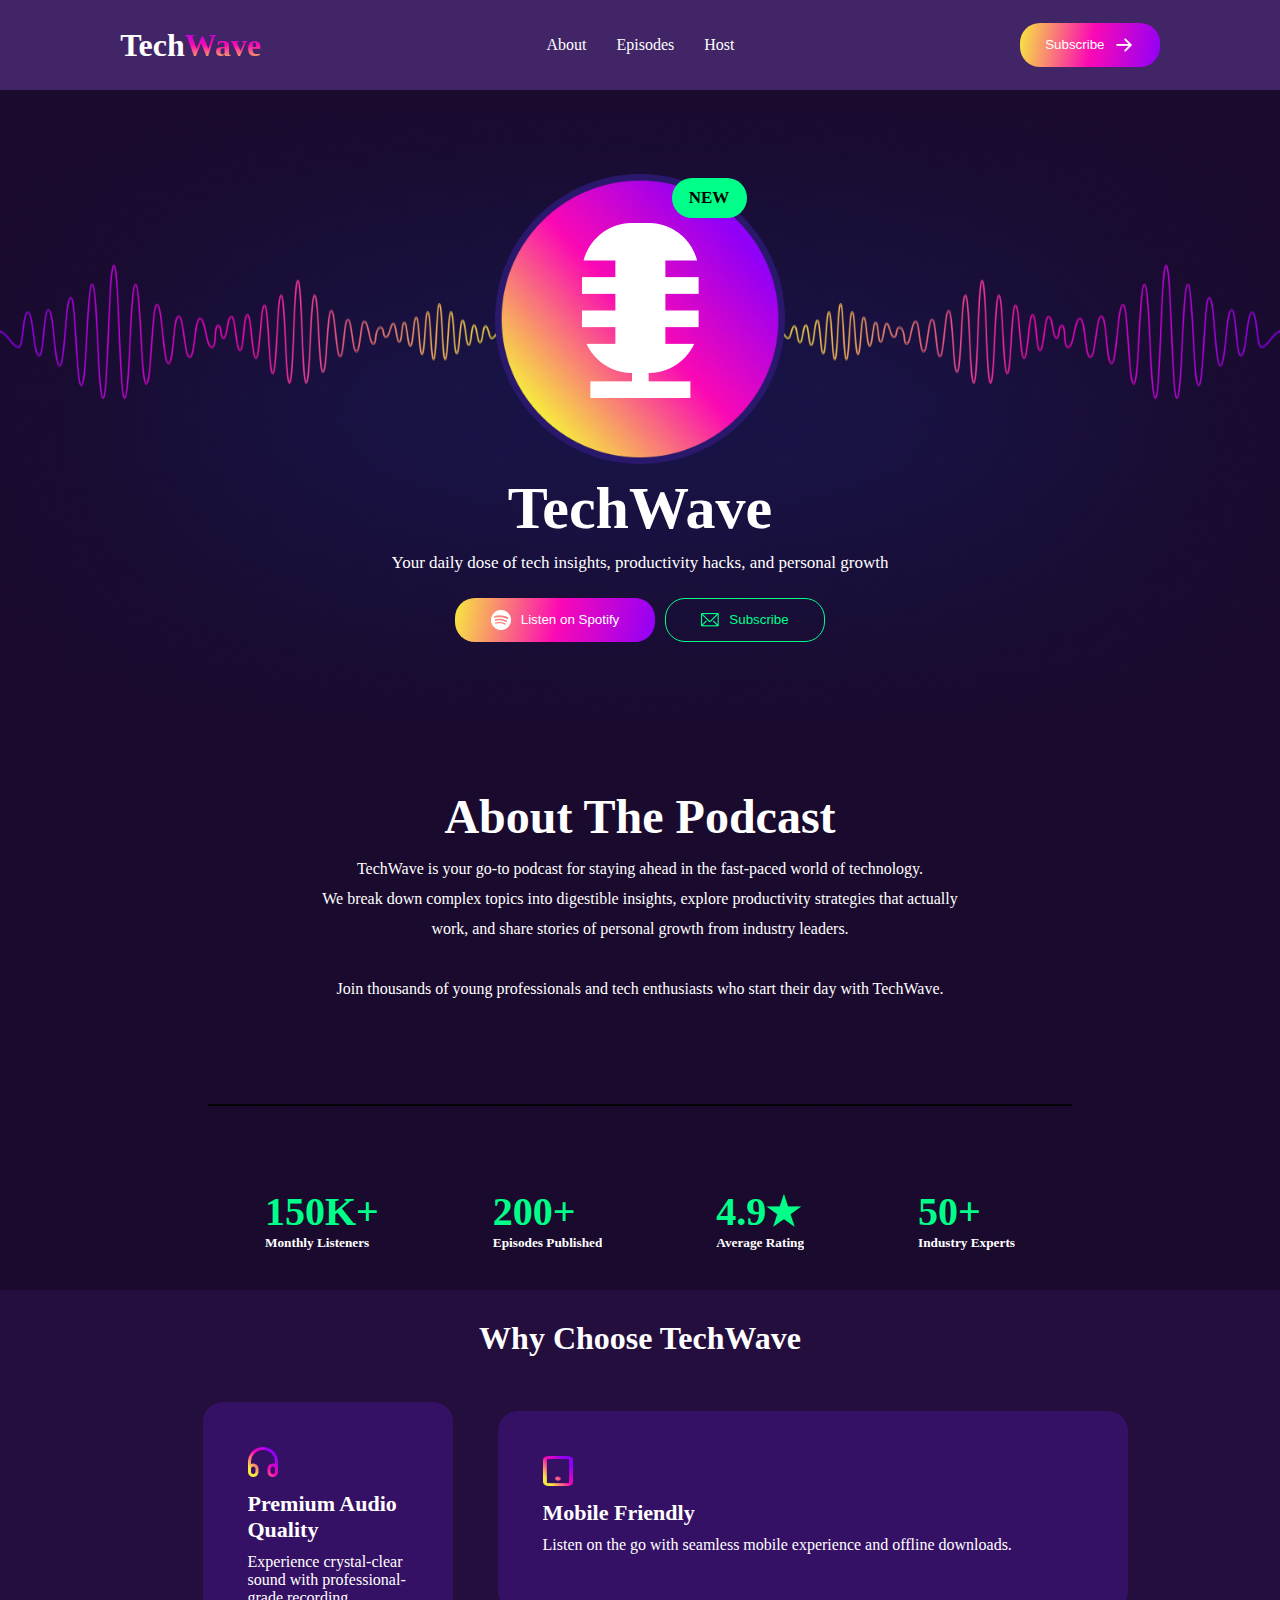
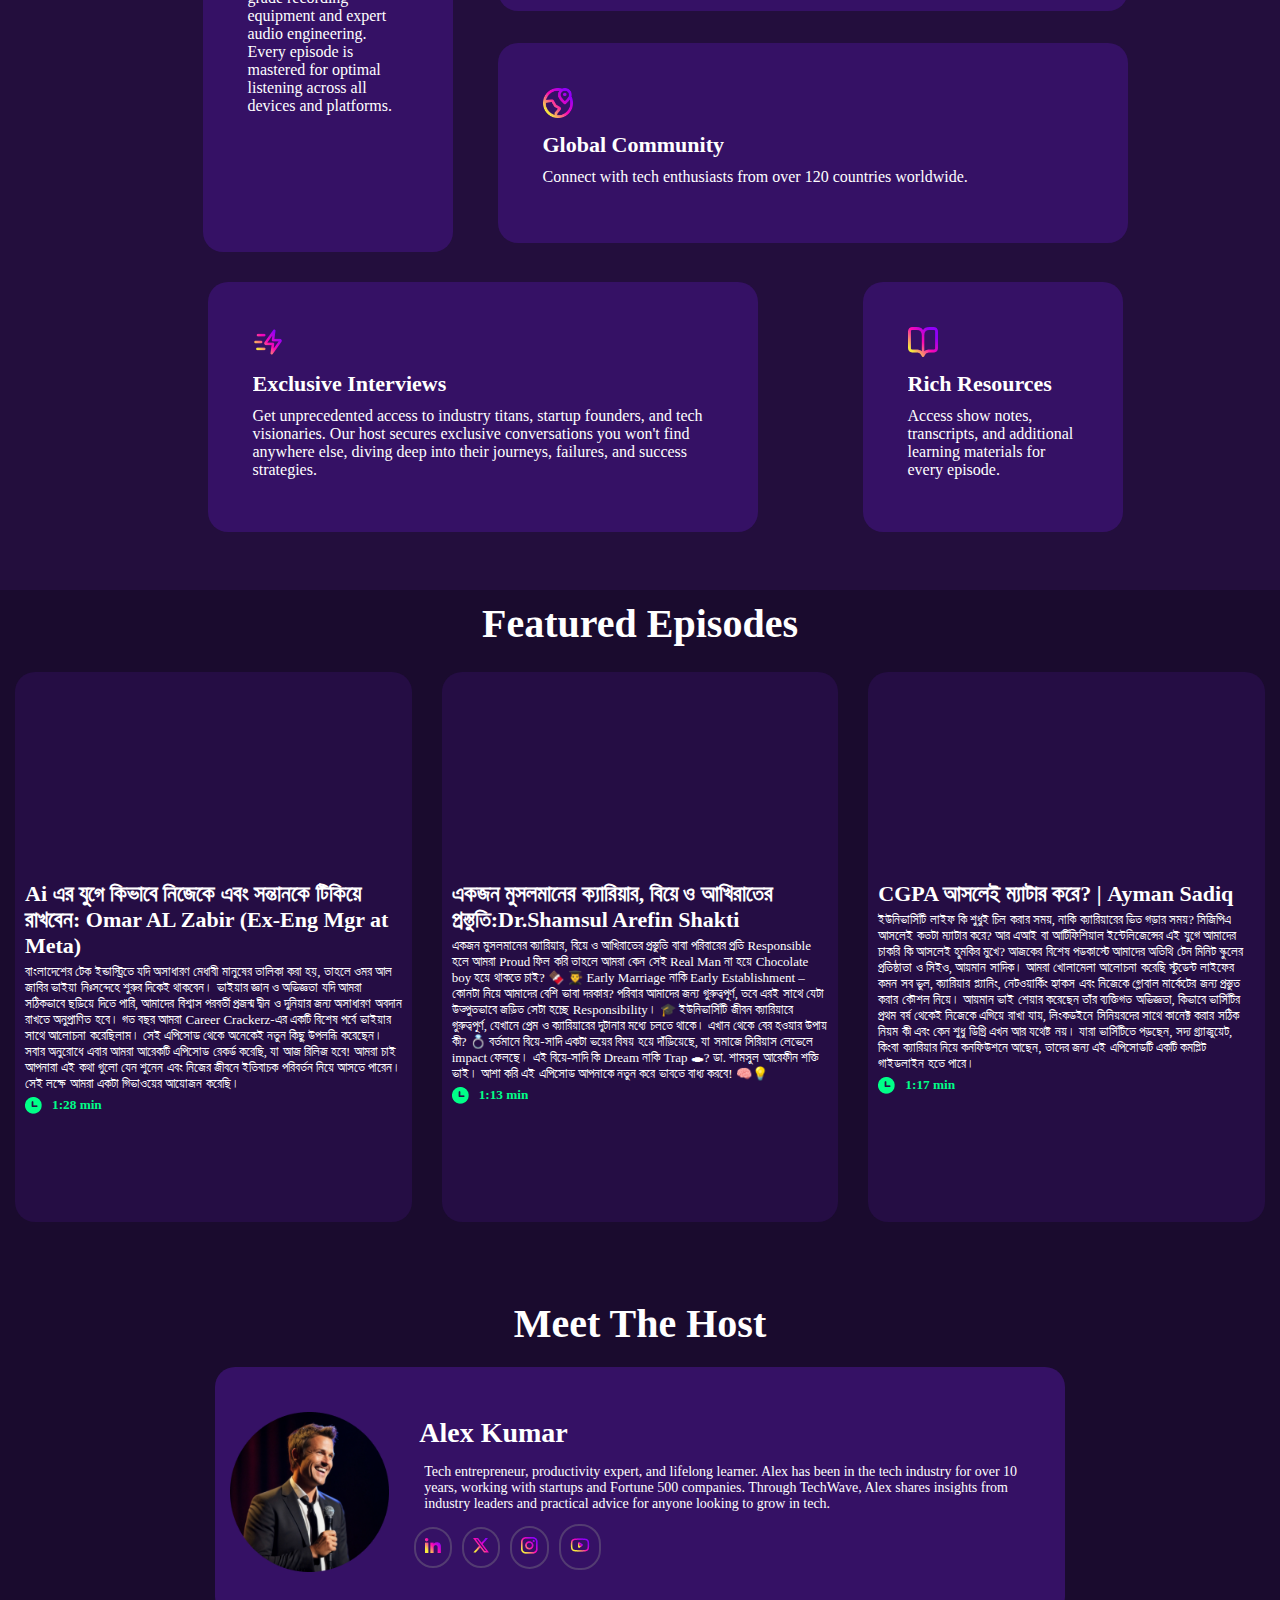
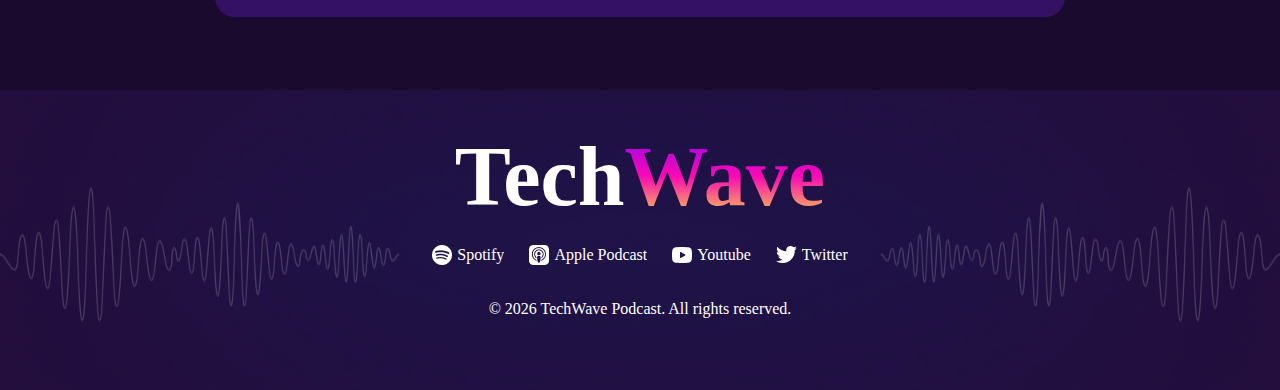
<file: index.html>
<!DOCTYPE html>
<html lang="en">

<head>
    <meta charset="UTF-8">
    <meta name="viewport" content="width=device-width, initial-scale=1.0">
    <title>TechWave</title>
    <link rel="stylesheet" href="./Style/assignment.css">
</head>

<body>
    <header class="">
        <nav>
            <div class="logo">
                <h1>Tech<span>Wave</span></h1>
            </div>
            <ul id="menu.com">
                <li><a href="#">About</a></li>
                <li><a href="#">Episodes</a></li>
                <li><a href="#">Host</a></li>
            </ul>
            <div>
                <button class="btn-1">
                    Subscribe<img src="./Images/ArrowRight.png" alt="ArrowRight">
                </button>
            </div>
            <div class="menu-icon">
                <a href="#menu.com"><img src="./Images/hamburger-menu.png" alt="Hamburger-menu"></a>
            </div>
        </nav>
        <section class="section-1">
            <div>
                <div class="header">
                    <div class="hh">
                        <h2>NEW</h2>
                    </div>
                    <div class="microphone">
                        <img src="./Images/microphone.png" alt="">
                    </div>
                </div>
                <div class="hacks">
                    <div class="name">
                        <h1>TechWave</h1>
                        <p>Your daily dose of tech insights, productivity hacks, and personal growth
                        </p>
                    </div>
                    <div class="btn">
                        <button class="btn-2">
                            <img src="./Images/spotify.png" alt="spotify">Listen on Spotify
                        </button>
                        <button class="btn-3">
                            <img src="./Images/message.png" alt="message">Subscribe
                        </button>
                    </div>
                </div>
            </div>
        </section>
    </header>
    <main class="">
        <section class="podcast">
            <div class="About">
                <h2><big>About The Podcast</big></h2>
                <p>TechWave is your go-to podcast for staying ahead in the fast-paced world of technology. <br> We break
                    down complex topics into digestible insights, explore productivity strategies that actually <br>
                    work, and share stories of personal growth from industry leaders. <br> <br> Join thousands of young
                    professionals and tech enthusiasts who start their day with TechWave.
                </p>
            </div>
            <h2>________________________________________________________________________</h2>
            <div class="user">
                <div>
                    <h1>150K+</h1>
                    <h5>Monthly Listeners</h5>
                </div>
                <div>
                    <h1>200+</h1>
                    <h5>Episodes Published</h5>
                </div>
                <div>
                    <h1>4.9★</h1>
                    <h5>Average Rating</h5>
                </div>
                <div>
                    <h1>50+</h1>
                    <h5>Industry Experts</h5>
                </div>
            </div>
        </section>
        <section class="Why-TechWave">
            <h1>
                Why Choose TechWave
            </h1>
            <div class="audio">
                <div class="Choose">
                    <div class="item-1">
                        <img src="./Images/headphone.png" alt="headphone">
                        <h3>Premium Audio Quality</h3>
                        <p>Experience crystal-clear sound with professional-grade recording equipment and expert audio
                            engineering. Every episode is mastered for optimal listening across all devices and
                            platforms.</p>
                    </div>
                    <div class="item">
                        <div class="item-2">
                            <img src="./Images/device.png" alt="device">
                            <h3>Mobile Friendly</h3>
                            <p>Listen on the go with seamless mobile experience and offline downloads.</p>
                        </div>
                        <div class="item-2">
                            <img src="./Images/location.png" alt="location">
                            <h3>Global Community</h3>
                            <p>Connect with tech enthusiasts from over 120 countries worldwide.</p>
                        </div>
                    </div>
                </div>
                <div class="resource">
                    <div class="access">
                        <img src="./Images/zap-fast.png" alt="zap-fast">
                        <h3>Exclusive Interviews</h3>
                        <p>Get unprecedented access to industry titans, startup founders, and tech visionaries. Our host
                            secures exclusive conversations you won't find anywhere else, diving deep into their
                            journeys, failures, and success strategies.</p>
                    </div>
                    <div class="access-1">
                        <img src="./Images/resource.png" alt="resource">
                        <h3>Rich Resources</h3>
                        <p>Access show notes, transcripts, and additional learning materials for every episode.</p>
                    </div>
                </div>
            </div>
        </section>
        <section class="content">
            <div class="Episodes">
                <h2>Featured Episodes</h2>
                <div class="episode">
                    <div class="epi">
                        <div class="iframe">
                            <iframe width="390" height="200"
                                src="https://www.youtube.com/embed/DU9D3CVtZxg?si=-LmwaxNoFvya7QCc"
                                title="YouTube video player" frameborder="0"
                                allow="accelerometer; autoplay; clipboard-write; encrypted-media; gyroscope; picture-in-picture; web-share"
                                referrerpolicy="strict-origin-when-cross-origin" allowfullscreen>
                            </iframe>
                        </div>
                        <div class="Omar">
                            <h3>Ai এর যুগে কিভাবে নিজেকে এবং সন্তানকে টিকিয়ে রাখবেন: Omar AL Zabir (Ex-Eng Mgr at Meta)
                            </h3>
                            <p>বাংলাদেশের টেক ইন্ডাস্ট্রিতে যদি অসাধারণ মেধাবী মানুষের তালিকা করা হয়, তাহলে ওমর আল জাবির
                                ভাইয়া নিঃসন্দেহে শুরুর দিকেই থাকবেন। ভাইয়ার জ্ঞান ও অভিজ্ঞতা যদি আমরা সঠিকভাবে ছড়িয়ে
                                দিতে পারি, আমাদের বিশ্বাস পরবর্তী প্রজন্ম দ্বীন ও দুনিয়ার জন্য অসাধারণ অবদান রাখতে
                                অনুপ্রাণিত হবে। গত বছর আমরা Career Crackerz-এর একটি বিশেষ পর্বে ভাইয়ার সাথে আলোচনা
                                করেছিলাম। সেই এপিসোড থেকে অনেকেই নতুন কিছু উপলব্ধি করেছেন। সবার অনুরোধে এবার আমরা আরেকটি
                                এপিসোড রেকর্ড করেছি, যা আজ রিলিজ হবে! আমরা চাই আপনারা এই কথা গুলো যেন শুনেন এবং নিজের
                                জীবনে ইতিবাচক পরিবর্তন নিয়ে আসতে পারেন। সেই লক্ষে আমরা একটা গিভাওয়ের আয়োজন করেছি।
                            </p>
                            <div class="clock">
                                <img src="./Images/clock.png" alt="clock">
                                <h5>1:28 min</h5>
                            </div>
                        </div>
                    </div>
                    <div class="epi">
                        <div class="iframe">
                            <iframe width="390" height="200" border-radius: 10px;
                                src="https://www.youtube.com/embed/Sat3AgVTeoY?si=_tItBV6Q092wNBgx"
                                title="YouTube video player" frameborder="0"
                                allow="accelerometer; autoplay; clipboard-write; encrypted-media; gyroscope; picture-in-picture; web-share"
                                referrerpolicy="strict-origin-when-cross-origin" allowfullscreen>
                            </iframe>
                        </div>
                        <div class="Shamsul">
                            <h3>একজন মুসলমানের ক্যারিয়ার, বিয়ে ও আখিরাতের প্রস্তুতি:Dr.Shamsul Arefin Shakti</h3>
                            <p>একজন মুসলমানের ক্যারিয়ার, বিয়ে ও আখিরাতের প্রস্তুতি বাবা
                                পরিবারের প্রতি Responsible হলে আমরা Proud ফিল করি তাহলে আমরা কেন সেই Real Man না হয়ে
                                Chocolate boy হয়ে থাকতে চাই? 🍫 👨‍🎓 Early Marriage নাকি Early Establishment – কোনটা
                                নিয়ে আমাদের বেশি ভাবা দরকার? পরিবার আমাদের জন্য গুরুত্বপূর্ণ, তবে এরই সাথে যেটা
                                উত্পুতভাবে জড়িত সেটা হচ্ছে Responsibility।
                                🎓 ইউনিভার্সিটি জীবন ক্যারিয়ারে গুরুত্বপূর্ণ, যেখানে প্রেম ও ক্যারিয়ারের দুটানার মধ্যে
                                চলতে থাকে। এখান থেকে বের হওয়ার উপায় কী? 💍 বর্তমানে বিয়ে-সাদি একটা ভয়ের বিষয় হয়ে
                                দাঁড়িয়েছে, যা সমাজে সিরিয়াস লেভেলে impact ফেলছে। এই বিয়ে-সাদি কি Dream নাকি Trap 🕳? ডা.
                                শামসুল আরেফীন শক্তি ভাই। আশা করি এই এপিসোড আপনাকে নতুন করে ভাবতে বাধ্য করবে! 🧠💡
                            </p>
                            <div class="clock">
                                <img src="./Images/clock.png" alt="clock">
                                <h5>1:13 min</h5>
                            </div>
                        </div>
                    </div>
                    <div class="epi">
                        <div class="iframe">
                            <iframe width="390" height="200"
                                src="https://www.youtube.com/embed/NwLW7AenmWU?si=fGLbIlL-WGuL9WNo"
                                title="YouTube video player" frameborder="0"
                                allow="accelerometer; autoplay; clipboard-write; encrypted-media; gyroscope; picture-in-picture; web-share"
                                referrerpolicy="strict-origin-when-cross-origin" allowfullscreen>
                            </iframe>
                        </div>
                        <div class="Sadiq">
                            <h3>CGPA আসলেই ম্যাটার করে? | Ayman Sadiq</h3>
                            <p>ইউনিভার্সিটি লাইফ কি শুধুই চিল করার সময়, নাকি ক্যারিয়ারের ভিত গড়ার সময়? সিজিপিএ আসলেই
                                কতটা ম্যাটার করে? আর এআই বা আর্টিফিশিয়াল ইন্টেলিজেন্সের এই যুগে আমাদের চাকরি কি আসলেই
                                হুমকির মুখে? আজকের বিশেষ পডকাস্টে আমাদের অতিথি টেন মিনিট স্কুলের প্রতিষ্ঠাতা ও সিইও,
                                আয়মান সাদিক। আমরা খোলামেলা আলোচনা করেছি স্টুডেন্ট লাইফের কমন সব ভুল, ক্যারিয়ার
                                প্ল্যানিং, নেটওয়ার্কিং হ্যাকস এবং নিজেকে গ্লোবাল মার্কেটের জন্য প্রস্তুত করার কৌশল
                                নিয়ে। আয়মান ভাই শেয়ার করেছেন তাঁর ব্যক্তিগত অভিজ্ঞতা, কিভাবে ভার্সিটির প্রথম বর্ষ
                                থেকেই নিজেকে এগিয়ে রাখা যায়, লিংকডইনে সিনিয়রদের সাথে কানেক্ট করার সঠিক নিয়ম কী এবং
                                কেন শুধু ডিগ্রি এখন আর যথেষ্ট নয়। যারা ভার্সিটিতে পড়ছেন, সদ্য গ্র্যাজুয়েট, কিংবা
                                ক্যারিয়ার নিয়ে কনফিউশনে আছেন, তাদের জন্য এই এপিসোডটি একটি কমপ্লিট গাইডলাইন হতে পারে।
                            </p>
                            <div class="clock">
                                <img src="./Images/clock.png" alt="clock">
                                <h5>1:17 min</h5>
                            </div>
                        </div>
                    </div>
                </div>
            </div>
            <div class="meet">
                <h2>Meet The Host</h2>
                <div class="host">
                    <div class="expert">
                        <div class="Alex">
                            <img class="img" id="img" src="./Images/host.png" alt="Host">
                            <div class="Kumar">
                                <h3>Alex Kumar</h3>
                                <p>Tech entrepreneur, productivity expert, and lifelong learner. Alex has been in the
                                    tech industry for over 10 years, working with startups and Fortune 500 companies.
                                    Through TechWave, Alex shares insights from industry leaders and practical advice
                                    for anyone looking to grow in tech.</p>
                                <div class="social">
                                    <a href="#"><img src="./Images/linkedin.png" alt="linkedin"></a>
                                    <a href="#"><img src="./Images/x.png" alt="x"></a>
                                    <a href="#"><img src="./Images/instagram.png" alt="instagram"></a>
                                    <a href="#"><img src="./Images/youtube.png" alt="YouTube"></a>
                                </div>
                            </div>
                        </div>
                    </div>
                </div>
            </div>
        </section>
    </main>
    <footer>
        <div class="foot">
            <h1 class="logo"><big>Tech<span>Wave</span></big></h1>
            <div class="media">
                <div class="icon">
                    <a href="#"><img src="./Images/spotify.png" alt="spotify"> Spotify</a>
                </div>
                <div class="icon">
                    <a href="#"><img src="./Images/apple-podcast.png" alt="apple-podcast"> Apple Podcast</a>
                </div>
                <div class="icon">
                    <a href="#"><img src="./Images/youtube-podcast.png" alt="youtube-podcast"> Youtube</a>
                </div>
                <div class="icon">
                    <a href="#"><img src="./Images/twitter.png" alt="twitter"> Twitter</a>
                </div>
            </div>
            <div>
                <p>© 2026 TechWave Podcast. All rights reserved.</p>
            </div>
        </div>
    </footer>
</body>

</html>
</file>
<file: Style/assignment.css>
* {
  box-sizing: border-box;
  margin: 0;
  padding: 0;
  overflow-x: hidden;
}
body {
  background-color: #1a0b2e;
}
nav {
  background-color: #412567;
  height: 90px;
  display: flex;
  align-items: center;
  justify-content: space-around;
}
nav .menu-icon {
  display: none;
  cursor: pointer;
}
nav ul {
  list-style: none;
  display: flex;
  align-items: center;
  padding: 30px;
}
nav ul li a {
  text-decoration: none;
  color: #ffffff;
  margin: 15px;
}
.logo span {
  background: linear-gradient(to top, #f7e93f, #fb09b4, #9100f8);
  -webkit-background-clip: text;
  -webkit-text-fill-color: transparent;
}
nav .logo {
  font-weight: bold;
  color: #ffffff;
  text-shadow: #0000;
}
.btn-1 {
  display: flex;
  align-items: center;
  justify-content: center;
  gap: 10px;
  width: 140px;
  height: 44px;
  padding: 10px;
  line-height: 12px;
  cursor: pointer;
  color: #ffffff;
  background: linear-gradient(
    100deg,
    rgba(247, 233, 63, 1) 0%,
    rgba(251, 9, 180, 1) 51%,
    rgba(145, 0, 248, 1) 100%
  );
  border: none;
  border-radius: 20px;
}
.btn {
  margin: 15px;
  display: flex;
  justify-content: center;
  gap: 10px;
}
.btn-2 {
  display: flex;
  align-items: center;
  justify-content: center;
  gap: 10px;
  width: 200px;
  height: 44px;
  padding: 10px;
  line-height: 12px;
  cursor: pointer;
  color: #ffffff;
  background: linear-gradient(
    100deg,
    rgba(247, 233, 63, 1) 0%,
    rgba(251, 9, 180, 1) 51%,
    rgba(145, 0, 248, 1) 100%
  );
  border: none;
  border-radius: 20px;
}
.btn-3 {
  display: flex;
  align-items: center;
  justify-content: center;
  gap: 10px;
  width: 160px;
  height: 44px;
  padding: 10px;
  line-height: 12px;
  cursor: pointer;
  color: #00ff88;
  background: none;
  border: 1px solid #00ff88;
  border-radius: 20px;
}
.section-1 {
  height: 650px;
  background-image: url("../Images/hero-bg.png");
  background-position: center;
  background-repeat: no-repeat;
  background-size: contain;
  display: grid;
  align-items: center;
  justify-content: center;
}
.section-1 .header div h2 {
  margin: 4px 0 0 290px;
  background-color: #00ff88;
  font-size: 17px;
  text-align: center;
  width: 75px;
  height: 40px;
  border-radius: 20px;
  padding: 10px;
}
.section-1 .header {
  height: 290px;
  background-image: url("../Images/hero-circle.png");
  background-position: center;
  background-repeat: no-repeat;
  background-size: contain;
}
.section-1 .header .microphone {
  margin: 5px 0 0 200px;
}
.section-1 .name h1 {
  text-align: center;
  font-size: 60px;
  color: #ffffff;
  margin: 10px;
}
.section-1 .name p {
  text-align: center;
  font-size: 17px;
  color: #ffffff;
  margin: 10px;
}
.podcast {
  height: 550px;
  display: grid;
  align-items: center;
  justify-content: center;
}
.podcast .About {
  text-align: center;
  color: #ffffff;
}
.podcast .About h2 {
  font-size: 40px;
  padding: 10px;
}
.podcast .About p {
  line-height: 30px;
}
.podcast .user {
  display: flex;
  align-items: center;
  justify-content: space-around;
}
.podcast .user h1 {
  color: #00ff88;
  font-size: 40px;
}
.podcast .user h5 {
  color: #ffffff;
}
.Why-TechWave {
  height: 900px;
  background-color: #230e3d;
  color: #ffffff;
}
.Why-TechWave h1 {
  text-align: center;
  padding: 30px;
}
.Why-TechWave h3 {
  margin: 5px;
  font-size: 22px;
}
.Why-TechWave p {
  padding: 5px;
  line-height: 18px;
  font-size: 16px;
}
.Why-TechWave .audio {
  height: 800px;
}
.Why-TechWave img {
  height: 30px;
  width: 30px;
  margin: 5px;
}
.Why-TechWave .Choose {
  height: 480px;
  gap: 15px;
  display: grid;
  grid-template-columns: 280px 580px;
  align-items: center;
  justify-content: center;
  border-radius: 5px;
}
.Why-TechWave .item-1 {
  height: 450px;
  width: 250px;
  background-color: #351165;
  border-radius: 20px;
  padding: 40px;
}
.Why-TechWave .item {
  gap: 15px;
  display: grid;
  align-items: center;
  justify-content: center;
  width: 630px;
  height: 450px;
}
.Why-TechWave .item-2 {
  height: 200px;
  width: 630px;
  background-color: #351165;
  border-radius: 20px;
  padding: 40px;
}
.Why-TechWave .resource {
  margin-left: 30px;
  height: 280px;
  gap: 40px;
  display: flex;
  align-items: center;
  justify-content: center;
}
.Why-TechWave .access {
  margin-left: 20px;
  height: 250px;
  width: 550px;
  padding: 40px;
  border-radius: 20px;
  background-color: #351165;
}
.Why-TechWave .access-1 {
  margin-left: 65px;
  height: 250px;
  width: 260px;
  padding: 40px;
  border-radius: 20px;
  background-color: #351165;
}
.content {
  height: 1100px;
}
.content .Episodes {
  height: 700px;
}
.content h2 {
  font-size: 40px;
  padding: 10px;
  color: #ffffff;
  text-align: center;
}
.content .episode {
  display: flex;
  align-items: center;
  justify-content: space-between;
}
.content .Episodes .episode .epi {
  margin: 15px;
  background-color: #250d44;
  width: 400px;
  height: 550px;
  border-radius: 20px;
}
.content .Episodes .episode .epi h3 {
  color: #ffffff;
  padding: 5px 10px 0;
  font-size: 22px;
}
.content .Episodes .episode .epi p {
  color: #ffffff;
  padding: 5px 10px 0;
  font-size: 13px;
}
.content .Episodes .episode .epi .clock {
  color: #00ff88;
  display: flex;
  align-items: start;
  gap: 10px;
  margin: 5px 0 0 10px;
}
.content .meet {
  height: 350px;
}
.content .meet .expert {
  display: flex;
  align-items: center;
  justify-content: center;
}
.content .meet .Alex {
  width: 850px;
  height: 250px;
  margin: 10px;
  background-color: #351165;
  border-radius: 20px;
  display: flex;
  align-items: center;
}
.content .meet .Alex .Kumar {
  margin: 10px;
}
.content .meet .Alex .Kumar h3 {
  color: #ffffff;
  padding: 5px;
  font-size: 28px;
}
.content .meet .Alex .Kumar p {
  color: #ffffff;
  padding: 10px;
  font-size: 14px;
}
.content .meet .Alex .img {
  margin: 15px;
  width: 400px;
}
.content .meet .Alex .Kumar .social {
  height: 50px;
  display: flex;
  align-items: center;
  gap: 10px;
}
.content .meet .Alex .Kumar .social a {
  padding: 9px;
  border: 2px solid #533c72;
  border-radius: 20px;
}
footer {
  height: 300px;
  background-image: url("../Images/footer-bg.png");
  background-repeat: no-repeat;
  background-position: center;
  background-size: cover;
  display: grid;
  align-items: center;
  justify-content: center;
}
footer h1 {
  color: #ffffff;
  margin-bottom: 20px;
  font-size: 70px;
  text-align: center;
}
footer .media {
  display: flex;
  align-items: center;
  justify-content: center;
  gap: 25px;
}
footer .media a {
  display: flex;
  align-items: center;
  justify-content: center;
  gap: 5px;
  color: #ffffff;
  text-decoration: none;
  font-size: 16px;
}
footer p {
  color: #ffffff;
  padding: 5px;
  text-align: center;
  margin: 30px;
}
@media screen and (max-width: 576px) {
  body {
    height: 4950px;
  }
  nav {
    display: flex;
    justify-content: space-around;
    height: 80px;
  }
  nav .menu-icon {
    display: block;
  }
  nav .menu-icon img {
    width: 20px;
    height: 20px;
  }
  nav .btn-1 {
    display: none;
  }
  nav ul {
    display: none;
    align-items: hidden;
  }
  .section-1 {
    height: 550px;
    background-position: 0px 60px;
    background-size: contain;
  }
  .section-1 .header {
    height: 200px;
    background-position: 180px 70%;
    background-size: 30%;
  }
  .section-1 .header .microphone img {
    width: 23%;
    margin-left: 20px;
  }
  .section-1 .header div h2 {
    margin: 15px 0px 0px 55%;
    height: 38px;
    width: 50px;
    font-size: 14px;
  }
  .section-1 .hacks {
    height: 250px;
  }
  .name h1,
  p {
    padding-top: 5px;
  }
  .podcast {
    margin: 20px;
    height: 580px;
  }
  .podcast .About {
    margin: 8px;
  }
  .podcast .About h2 {
    font-size: 34px;
    padding: 3px;
  }
  .podcast .About p {
    font-size: 24px;
  }
  .podcast .user {
    display: grid;
    text-align: center;
    gap: 20px;
    grid-template-columns: repeat(2, 2fr);
  }
  .Why-TechWave {
    height: 1500px;
  }
  .Why-TechWave h1 {
    font-size: 36px;
  }
  .Why-TechWave .audio {
    height: 1398px;
  }
  .Why-TechWave .audio .Choose {
    height: 800px;
    display: grid;
    align-content: center;
    justify-items: center;
    grid-template-columns: repeat(1, 1fr);
  }
  .Why-TechWave .Choose .item-1 {
    width: 400px;
    height: 280px;
    align-content: center;
  }
  .Why-TechWave .Choose .item {
    width: 400px;
    height: 450px;
    gap: 15px;
    grid-template-columns: repeat(1, 200px);
  }
  .Why-TechWave .Choose .item-2 {
    width: 400px;
    height: 210px;
    gap: 16px;
  }
  .Why-TechWave .resource {
    width: 500px;
    height: 500px;
    gap: 20px;
    display: grid;
    grid-template-columns: repeat(1, 1fr);
  }
  .Why-TechWave .resource .access {
    margin-left: 10%;
    width: 400px;
    height: 260px;
  }
  .Why-TechWave .resource .access-1 {
    margin-left: 10%;
    width: 400px;
    height: 210px;
  }
  .content {
    height: 1900px;
  }
  .content .Episodes {
    height: 1400px;
  }
  .content .Episodes .episode {
    display: grid;
    align-items: center;
    justify-content: center;
  }
  .content .Episodes .episode .epi {
    height: 410px;
    width: 510px;
  }
  .content .Episodes .episode .epi h3 {
    font-size: 16px;
  }
  .content .Episodes .episode .epi p {
    font-size: 11px;
  }
  .content .meet {
    height: 420px;
    display: grid;
  }
  .content .meet .host {
    display: grid;
    align-items: center;
    justify-content: center;
  }
  .content .meet .Alex {
    width: 470px;
    height: 330px;
    border-radius: 20px;
    display: grid;
    text-align: center;
    align-content: center;
    justify-items: center;
    grid-template-columns: repeat(1, 1fr);
  }
  .content .meet .Kumar {
    display: grid;
    align-content: center;
    justify-items: center;
  }
  .content .meet .Kumar p {
    font-size: 16px;
  }
  .content .meet .Alex .img {
    width: 120px;
    height: 120px;
  }
  footer {
    height: 300px;
    background-size: 120% 100%;
  }
  footer .foot {
    display: grid;
    align-content: center;
    justify-items: center;
  }
  footer h1 {
    margin-top: 16px;
    font-size: 32px;
  }
  footer img {
    width: 20px;
    height: 20px;
  }
  footer .media {
    height: 130px;
    display: grid;
    gap: 20px;
    align-content: center;
    grid-template-columns: repeat(2, 120px);
  }
  footer p {
    margin-top: 5px;
    font-size: 18px;
  }
}
@media screen and (min-width: 576px) and (max-width: 768px) {
  .section-1 {
    height: 550px;
    background-position: 0px 50px;
    background-size: contain;
  }
  .section-1 .header {
    height: 200px;
    background-position: 166px 18px;
    background-size: 36%;
  }
  .section-1 .header .microphone img {
    width: 25%;
    margin-left: 18px;
  }
  .section-1 .header div h2 {
    margin: 10px 0px 0px 55%;
    height: 40px;
    width: 55px;
    font-size: 15px;
  }
  .podcast .user {
    display: grid;
    text-align: center;
    gap: 30px;
    grid-template-columns: repeat(2, 2fr);
  }
  .Why-TechWave {
    height: 1520px;
  }
  .Why-TechWave h1 {
    font-size: 40px;
  }
  .Why-TechWave .audio {
    height: 1398px;
  }
  .Why-TechWave .audio .Choose {
    height: 800px;
    display: grid;
    align-content: center;
    justify-items: center;
    grid-template-columns: repeat(1, 1fr);
  }
  .Why-TechWave .Choose .item-1 {
    width: 450px;
    height: 270px;
    align-content: center;
  }
  .Why-TechWave .Choose .item {
    width: 450px;
    height: 500px;
    gap: 15px;
    grid-template-columns: repeat(1, 1fr);
  }
  .Why-TechWave .Choose .item-2 {
    width: 450px;
    height: 230px;
    align-items: center;
    justify-content: center;
    padding: 20px;
    gap: 16px;
  }
  .Why-TechWave .resource {
    margin: auto;
    height: 520px;
    gap: 20px;
    display: grid;
    grid-template-columns: repeat(1, 1fr);
  }
  .Why-TechWave .resource .access {
    margin: auto;
    width: 450px;
    height: 270px;
  }
  .Why-TechWave .resource .access-1 {
    margin: auto;
    width: 450px;
    height: 230px;
  }
  .content {
    height: 1800px;
  }
  .content .Episodes {
    height: 1450px;
  }
  .content .Episodes .episode {
    display: grid;
    align-items: center;
    justify-content: center;
  }
  .content .Episodes .episode .epi {
    height: 420px;
    width: 570px;
  }
  .content .Episodes .episode .epi h3 {
    font-size: 18px;
  }
  .content .Episodes .episode .epi p {
    font-size: 12px;
  }
  .content .meet .Alex {
    width: 650px;
    height: 250px;
    border-radius: 20px;
  }
  .content .meet p {
    font-size: 38px;
  }
  .content .meet .Alex .img {
    width: 100%;
    height: 50%;
  }
  footer {
    height: 300px;
    background-size: 100% 100%;
  }
  footer h1 {
    /* margin: 10px; */
    font-size: 36px;
  }
  footer img {
    width: 25px;
    height: 25px;
  }
  footer .media {
    height: 120px;
    display: grid;
    gap: 20px;
    align-content: center;
    grid-template-columns: repeat(2, 150px);
  }
  footer p {
    margin: 10px;
    font-size: 18px;
  }
}
@media screen and (min-width: 768px) and (max-width: 992px) {
  .section-1 {
    height: 600px;
    background-position: center;
    background-position: 0px 60px;
    background-size: contain;
  }
  .section-1 .header {
    margin: 20px;
    height: 220px;
    background-size: 40%;
  }
  .section-1 .header .microphone img {
    width: 30%;
  }
  .section-1 .header div h2 {
    margin-left: 57%;
    height: 38px;
    width: 55px;
    font-size: 16px;
  }
  .Why-TechWave {
    height: 910px;
  }
  .Why-TechWave h1 {
    font-size: 40px;
  }
  .Why-TechWave .audio {
    height: 800px;
  }
  .Why-TechWave .audio .Choose {
    margin: 20px;
    height: 350px;
    display: flex;
    align-content: center;
    justify-items: center;
  }
  .Why-TechWave .Choose .item-1 {
    width: 60%;
    height: 300px;
    align-content: center;
  }
  .Why-TechWave .Choose .item {
    display: flex;
    width: 100%;
    height: 300px;
    gap: 20px;
  }
  .Why-TechWave .Choose .item-2 {
    width: 45%;
    height: 300px;
    align-content: center;
    padding: 15px;
  }
  .Why-TechWave .resource {
    margin: 30px;
    height: 350px;
    gap: 20px;
  }
  .Why-TechWave .resource .access {
    width: 50%;
    height: 300px;
  }
  .Why-TechWave .resource .access-1 {
    width: 40%;
    height: 300px;
  }
  .content {
    height: 1800px;
  }
  .content .Episodes {
    height: 1450px;
  }
  .content .Episodes .episode {
    display: grid;
    align-items: center;
    justify-content: center;
  }
  .content .Episodes .episode .epi {
    height: 420px;
    width: 570px;
  }
  .content .Episodes .episode .epi h3 {
    font-size: 18px;
  }
  .content .Episodes .episode .epi p {
    font-size: 12px;
  }
  .content .meet .Alex {
    width: 90%;
    height: 250px;
    border-radius: 20px;
  }
  .content .meet p {
    font-size: 38px;
  }
  .content .meet .Alex .img {
    width: 50%;
    height: 50%;
  }
}
</file>
